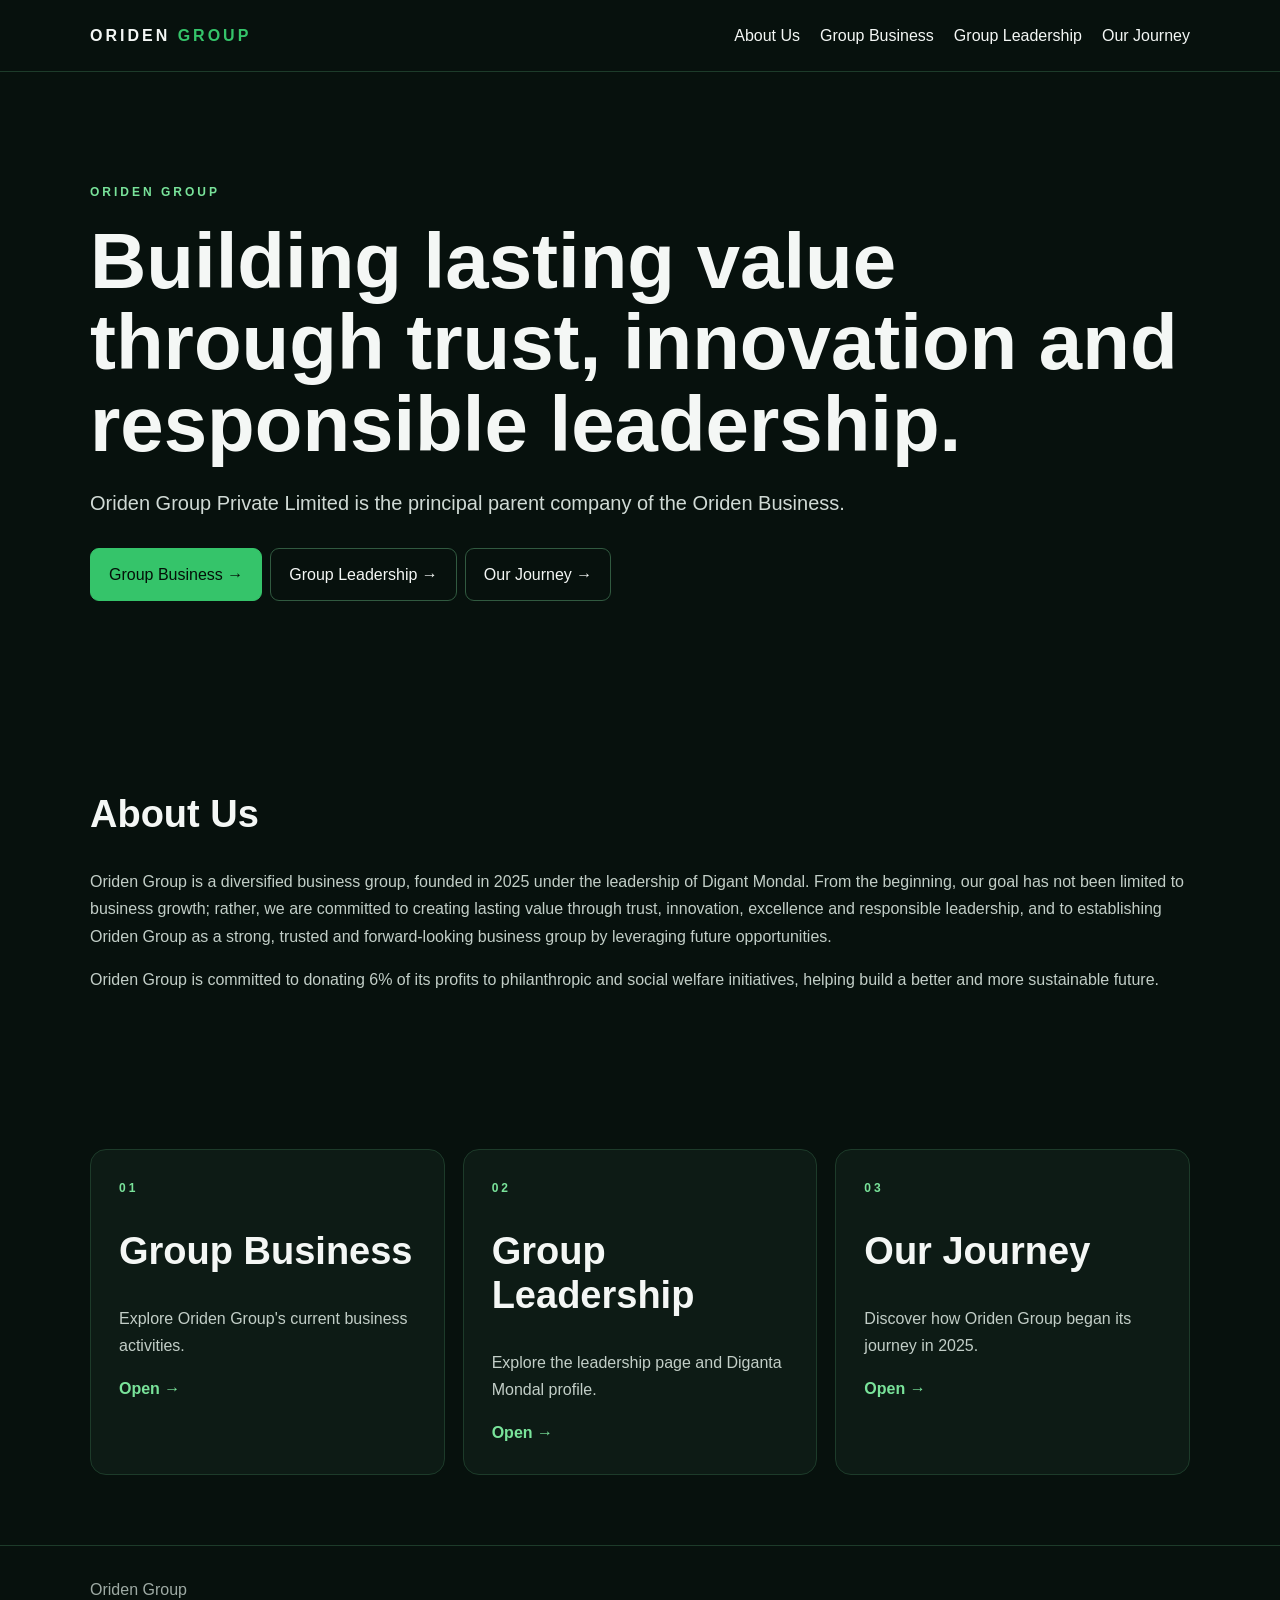
<file: index.html>
<!doctype html><html><head><meta charset="utf-8"><meta name="viewport" content="width=device-width,initial-scale=1"><title>Oriden Group | About Us</title><link rel="stylesheet" href="style.css"></head><body><header><div class="wrap nav"><a class="logo" href="index.html">ORIDEN <span>GROUP</span></a><nav><a href="index.html">About Us</a><a href="business.html">Group Business</a><a href="leadership.html">Group Leadership</a><a href="journey.html">Our Journey</a></nav></div></header><main><section class="hero"><div class="wrap"><div class="eyebrow">Oriden Group</div><h1>Building lasting value through trust, innovation and responsible leadership.</h1><p class="lead">Oriden Group Private Limited is the principal parent company of the Oriden Business.</p><a class="btn primary" href="business.html">Group Business →</a><a class="btn" href="leadership.html">Group Leadership →</a><a class="btn" href="journey.html">Our Journey →</a></div></section><section class="section"><div class="wrap content"><h2>About Us</h2><p>Oriden Group is a diversified business group, founded in 2025 under the leadership of Digant Mondal. From the beginning, our goal has not been limited to business growth; rather, we are committed to creating lasting value through trust, innovation, excellence and responsible leadership, and to establishing Oriden Group as a strong, trusted and forward-looking business group by leveraging future opportunities.</p><p>Oriden Group is committed to donating 6% of its profits to philanthropic and social welfare initiatives, helping build a better and more sustainable future.</p></div></section><section class="section"><div class="wrap"><div class="grid"><a class="card" href="business.html"><div class="eyebrow">01</div><h2>Group Business</h2><p>Explore Oriden Group's current business activities.</p><div class="arrow">Open →</div></a><a class="card" href="leadership.html"><div class="eyebrow">02</div><h2>Group Leadership</h2><p>Explore the leadership page and Diganta Mondal profile.</p><div class="arrow">Open →</div></a><a class="card" href="journey.html"><div class="eyebrow">03</div><h2>Our Journey</h2><p>Discover how Oriden Group began its journey in 2025.</p><div class="arrow">Open →</div></a></div></div></section></main><footer><div class="wrap">Oriden Group</div></footer></body></html>
</file>
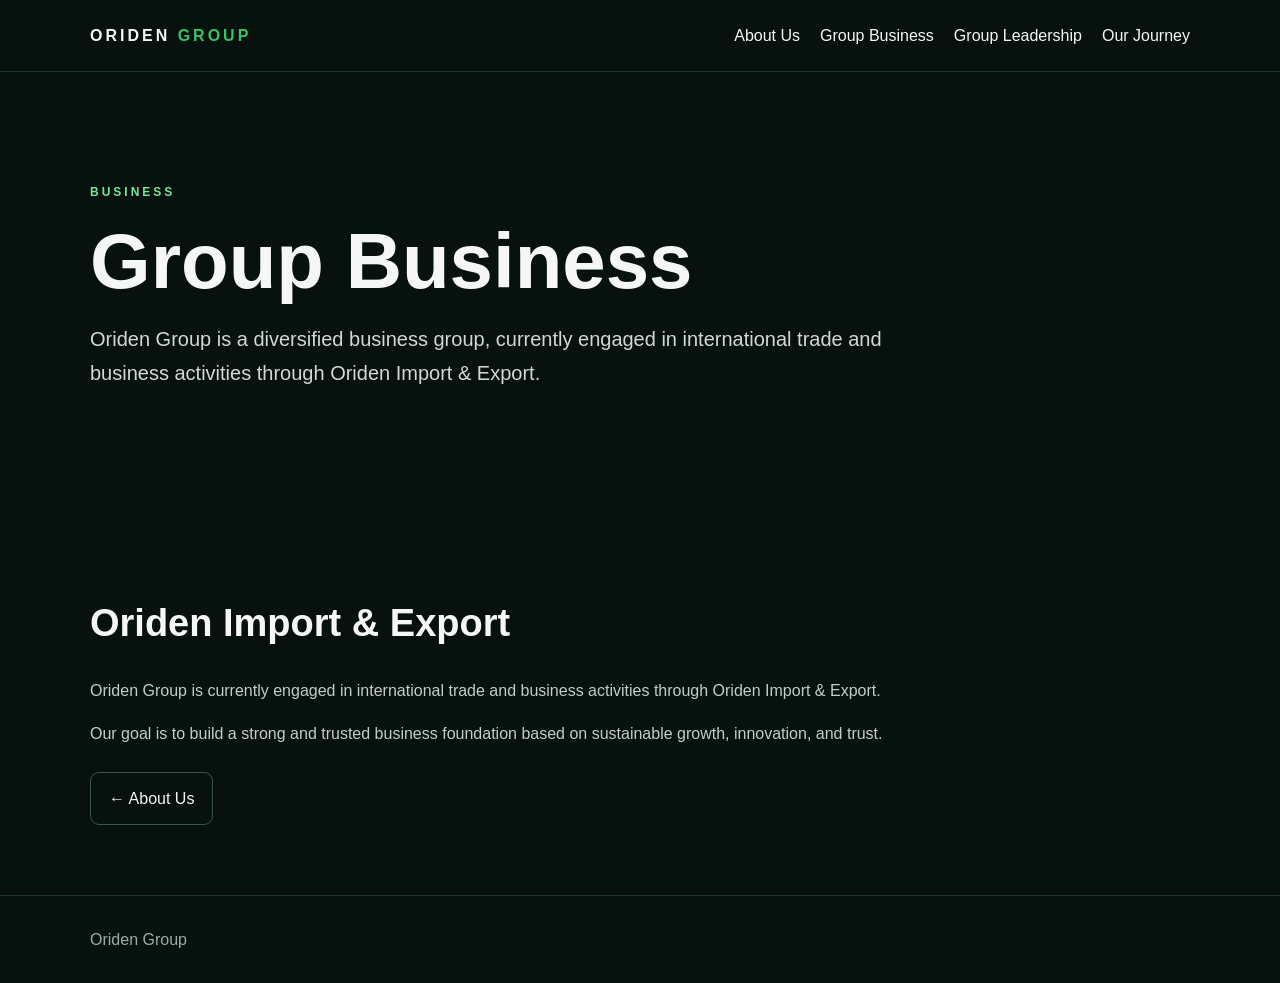
<file: business - Copy.html>
<!doctype html><html><head><meta charset="utf-8"><meta name="viewport" content="width=device-width,initial-scale=1"><title>Oriden Group | Group Business</title><link rel="stylesheet" href="style.css"></head><body><header><div class="wrap nav"><a class="logo" href="index.html">ORIDEN <span>GROUP</span></a><nav><a href="index.html">About Us</a><a href="business.html">Group Business</a><a href="leadership.html">Group Leadership</a><a href="journey.html">Our Journey</a></nav></div></header><main><section class="hero"><div class="wrap"><div class="eyebrow">Business</div><h1>Group Business</h1><p class="lead">Oriden Group is a diversified business group, currently engaged in international trade and business activities through Oriden Import &amp; Export.</p></div></section><section class="section"><div class="wrap content"><h2>Oriden Import &amp; Export</h2><p>Oriden Group is currently engaged in international trade and business activities through Oriden Import &amp; Export.</p><p>Our goal is to build a strong and trusted business foundation based on sustainable growth, innovation, and trust.</p><a class="btn" href="index.html">← About Us</a></div></section></main><footer><div class="wrap">Oriden Group</div></footer></body></html>
</file>
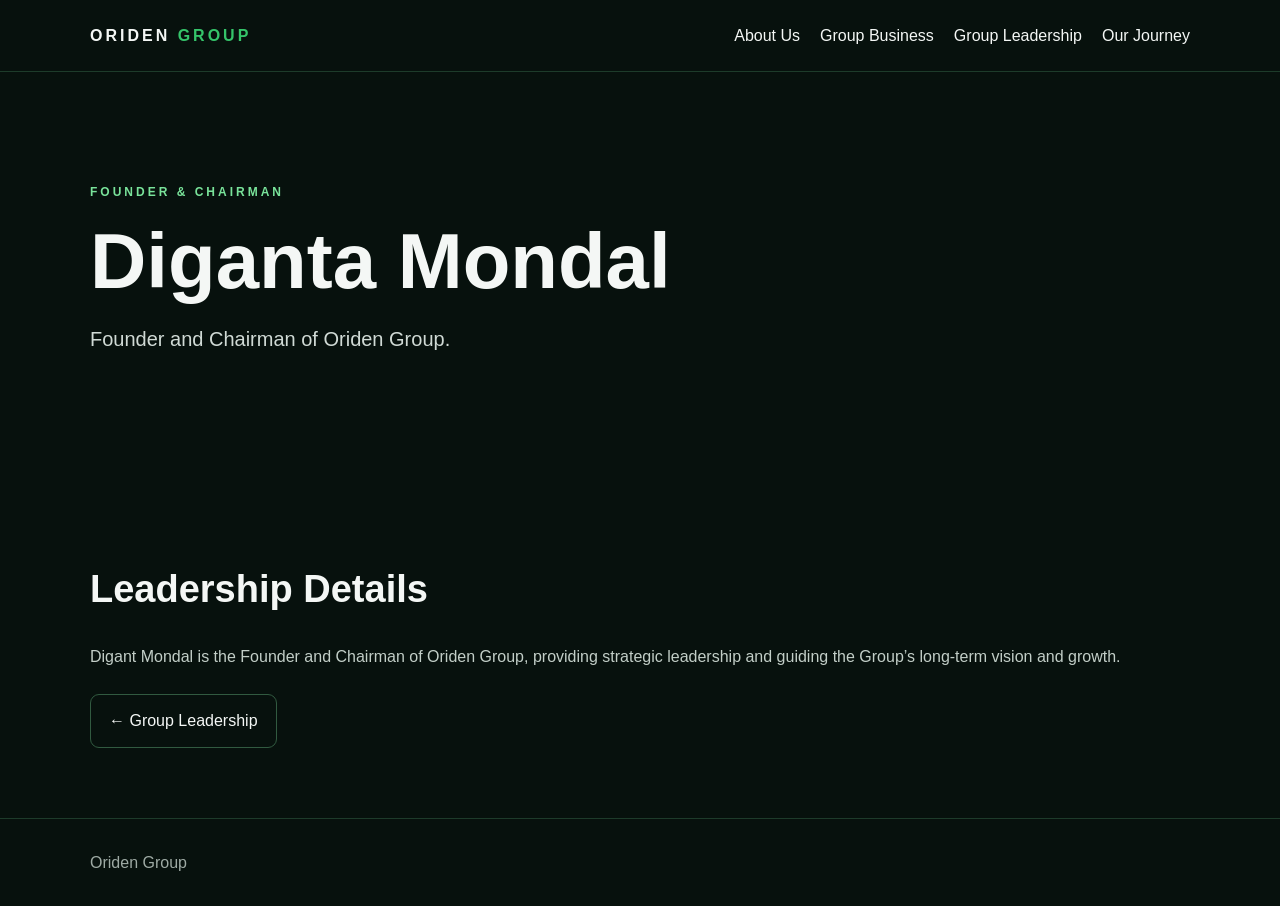
<file: diganta-mondal - Copy.html>
<!doctype html><html><head><meta charset="utf-8"><meta name="viewport" content="width=device-width,initial-scale=1"><title>Diganta Mondal | Oriden Group</title><link rel="stylesheet" href="style.css"></head><body><header><div class="wrap nav"><a class="logo" href="index.html">ORIDEN <span>GROUP</span></a><nav><a href="index.html">About Us</a><a href="business.html">Group Business</a><a href="leadership.html">Group Leadership</a><a href="journey.html">Our Journey</a></nav></div></header><main><section class="hero"><div class="wrap"><div class="eyebrow">Founder &amp; Chairman</div><h1>Diganta Mondal</h1><p class="lead">Founder and Chairman of Oriden Group.</p></div></section><section class="section"><div class="wrap content"><h2>Leadership Details</h2><p>Digant Mondal is the Founder and Chairman of Oriden Group, providing strategic leadership and guiding the Group’s long-term vision and growth.</p><a class="btn" href="leadership.html">← Group Leadership</a></div></section></main><footer><div class="wrap">Oriden Group</div></footer></body></html>
</file>
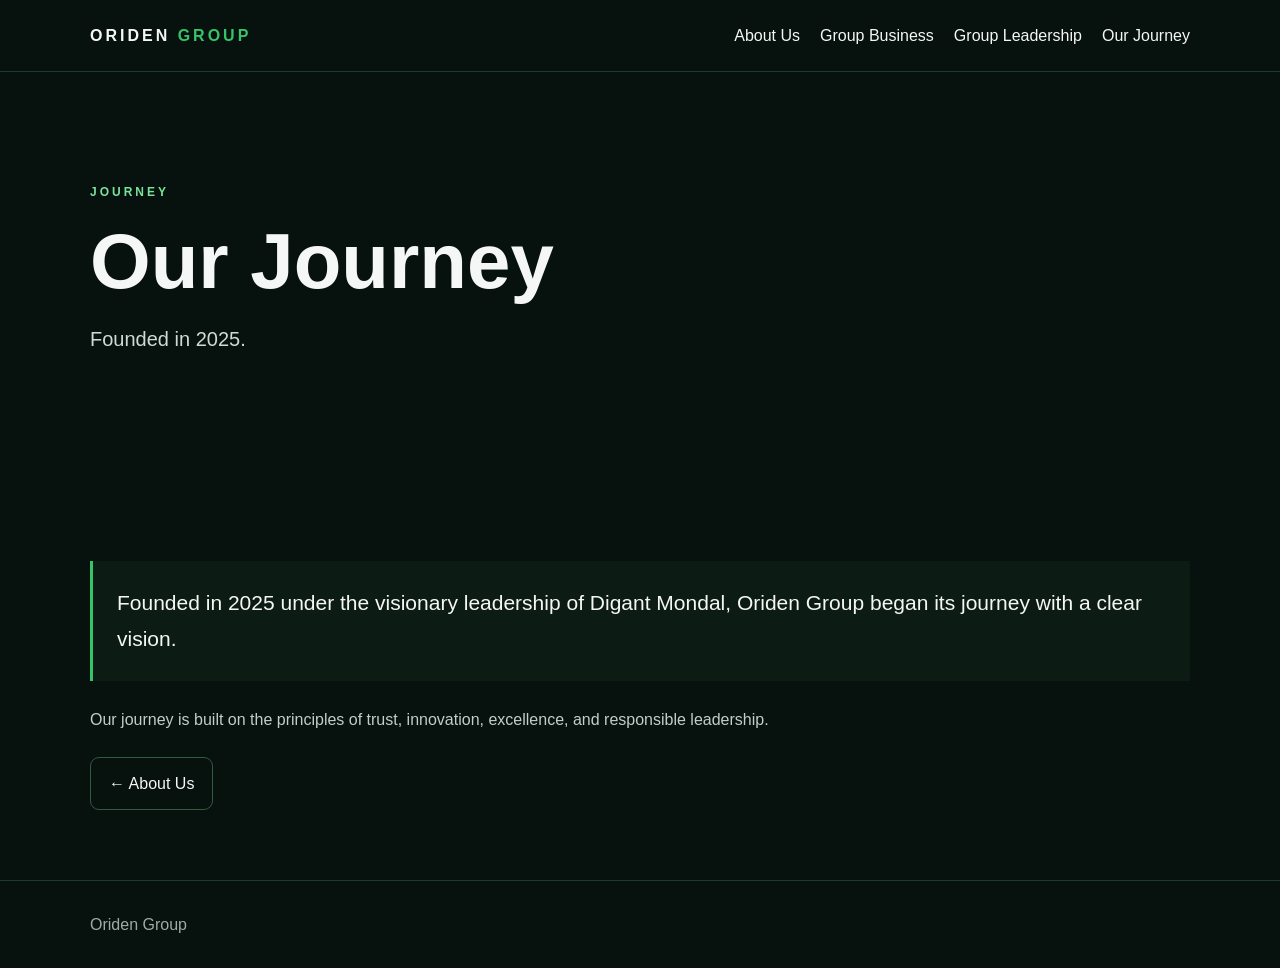
<file: journey - Copy.html>
<!doctype html><html><head><meta charset="utf-8"><meta name="viewport" content="width=device-width,initial-scale=1"><title>Oriden Group | Our Journey</title><link rel="stylesheet" href="style.css"></head><body><header><div class="wrap nav"><a class="logo" href="index.html">ORIDEN <span>GROUP</span></a><nav><a href="index.html">About Us</a><a href="business.html">Group Business</a><a href="leadership.html">Group Leadership</a><a href="journey.html">Our Journey</a></nav></div></header><main><section class="hero"><div class="wrap"><div class="eyebrow">Journey</div><h1>Our Journey</h1><p class="lead">Founded in 2025.</p></div></section><section class="section"><div class="wrap content"><div class="quote">Founded in 2025 under the visionary leadership of Digant Mondal, Oriden Group began its journey with a clear vision.</div><p>Our journey is built on the principles of trust, innovation, excellence, and responsible leadership.</p><a class="btn" href="index.html">← About Us</a></div></section></main><footer><div class="wrap">Oriden Group</div></footer></body></html>
</file>
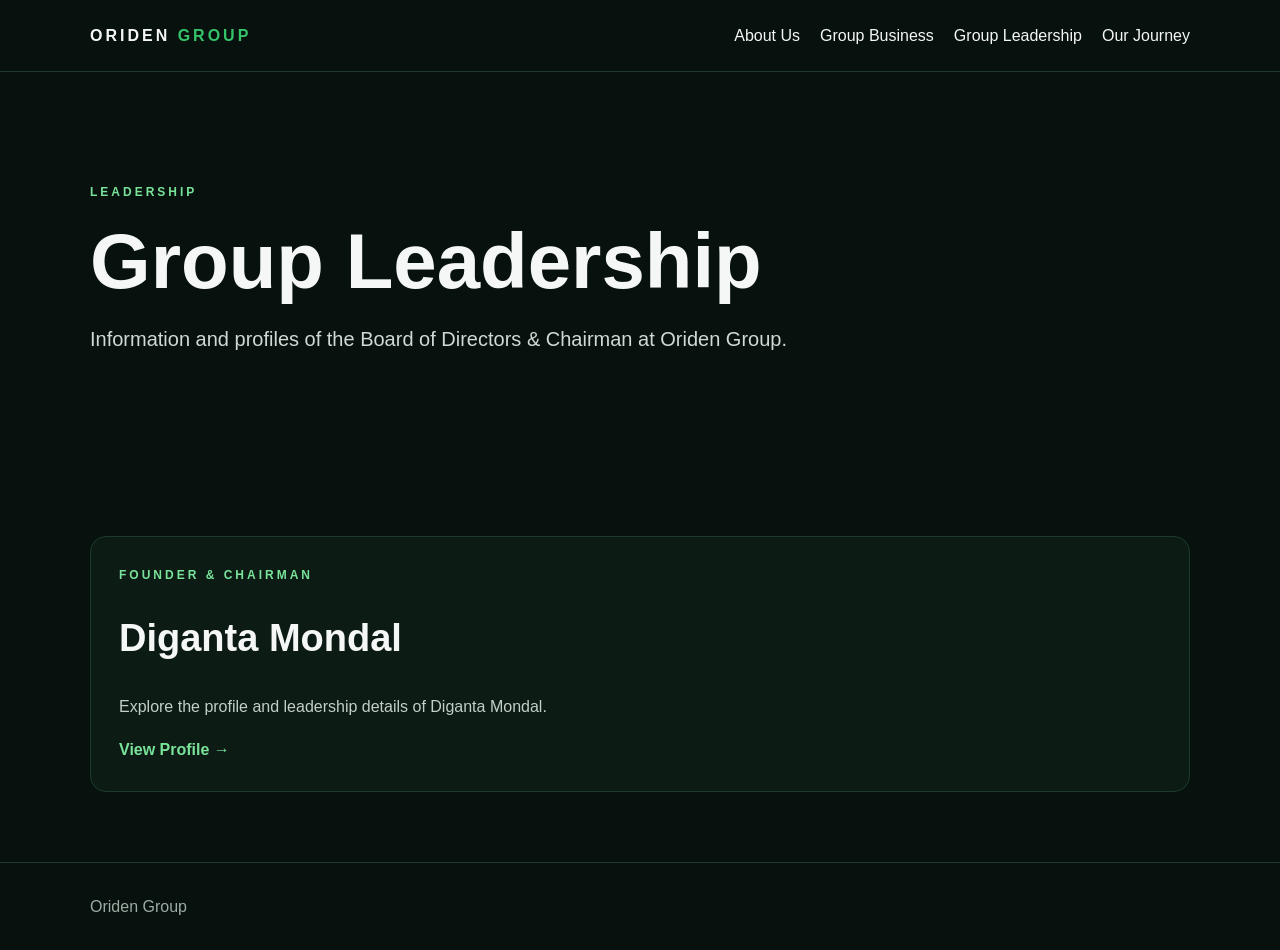
<file: leadership - Copy.html>
<!doctype html><html><head><meta charset="utf-8"><meta name="viewport" content="width=device-width,initial-scale=1"><title>Oriden Group | Group Leadership</title><link rel="stylesheet" href="style.css"></head><body><header><div class="wrap nav"><a class="logo" href="index.html">ORIDEN <span>GROUP</span></a><nav><a href="index.html">About Us</a><a href="business.html">Group Business</a><a href="leadership.html">Group Leadership</a><a href="journey.html">Our Journey</a></nav></div></header><main><section class="hero"><div class="wrap"><div class="eyebrow">Leadership</div><h1>Group Leadership</h1><p class="lead">Information and profiles of the Board of Directors &amp; Chairman at Oriden Group.</p></div></section><section class="section"><div class="wrap"><a class="card" href="diganta-mondal.html"><div class="eyebrow">Founder &amp; Chairman</div><h2>Diganta Mondal</h2><p>Explore the profile and leadership details of Diganta Mondal.</p><div class="arrow">View Profile →</div></a></div></section></main><footer><div class="wrap">Oriden Group</div></footer></body></html>
</file>
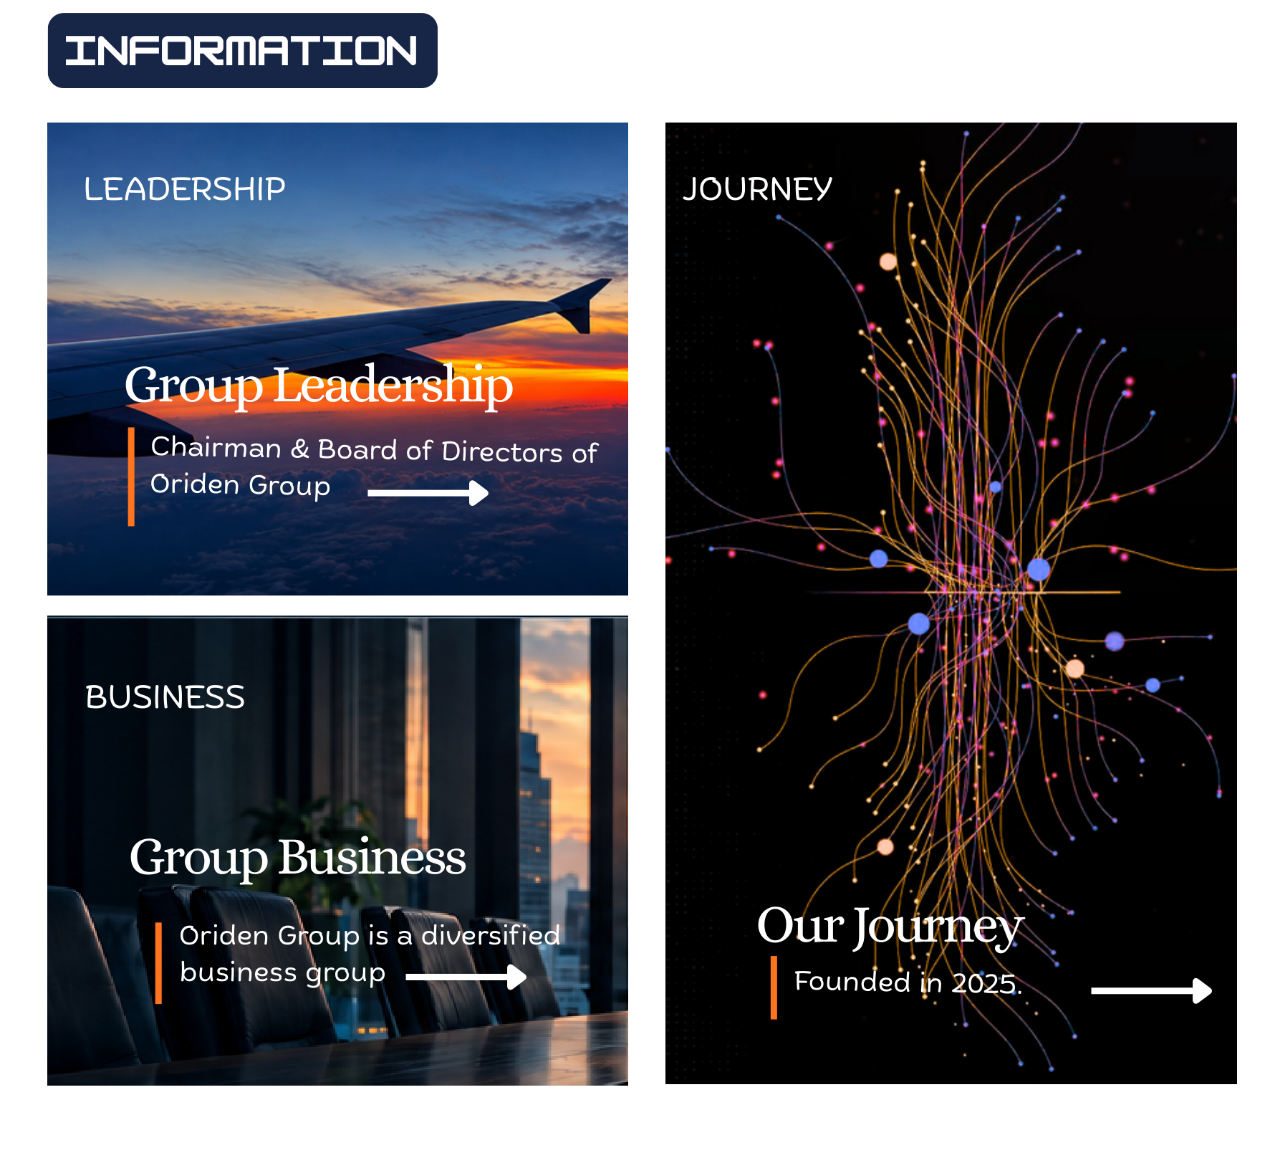
<file: page-3 - Copy.html>
<!doctype html>
<html lang="en">
<head>
<meta charset="utf-8">
<meta name="viewport" content="width=device-width,initial-scale=1">
<title>Information - Oriden Group</title>
<style>
html,body{margin:0;padding:0;background:#fff}
.page{position:relative;width:100%;margin:0;padding:0;line-height:0}
.page img{display:block;width:100%;height:auto;border:0}
.hotspot{position:absolute;display:block;z-index:10;text-decoration:none}
</style>
</head>
<body>
<section class="page">
<img src="page-3.png" alt="Oriden Group Information">
<a class="hotspot" href="page-6.html" style="left:51.5%;top:68.0%;width:44.0%;height:12.0%" aria-label="Our Journey"></a>
</section>
</body>
</html>
</file>
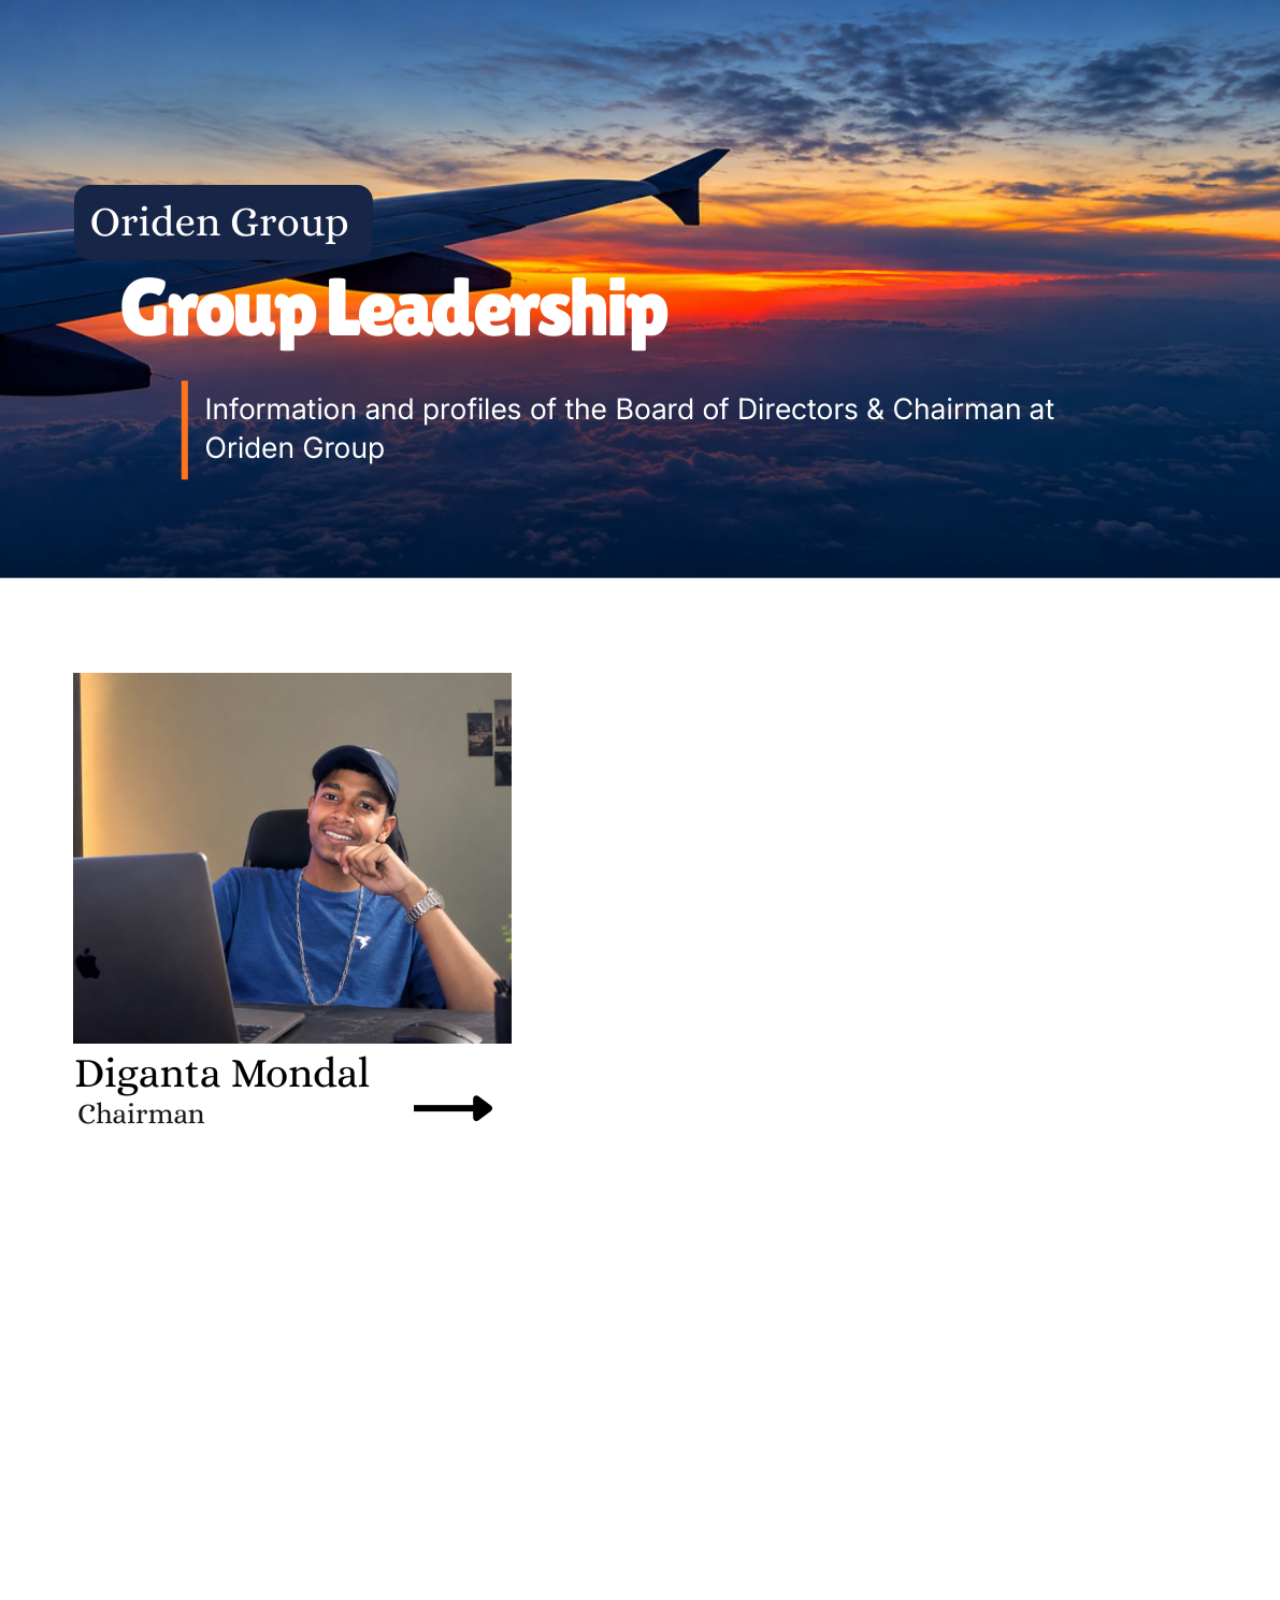
<file: page-4 - Copy.html>
<!doctype html>
<html lang="en">
<head>
<meta charset="utf-8">
<meta name="viewport" content="width=device-width,initial-scale=1">
<title>Group Leadership - Oriden Group</title>
<style>
html,body{margin:0;padding:0;background:#fff}
.page{position:relative;width:100%;margin:0;padding:0;line-height:0}
.page img{display:block;width:100%;height:auto;border:0}
.hotspot{position:absolute;display:block;z-index:10;text-decoration:none}
</style>
</head>
<body>
<section class="page">
<img src="page-4.png" alt="Group Leadership - Diganta Mondal">
<a class="hotspot" href="page-7.html"
   style="left:29.0%;top:58.5%;width:14.0%;height:7.0%"
   aria-label="Diganta Mondal profile"></a>
</section>
</body>
</html>
</file>
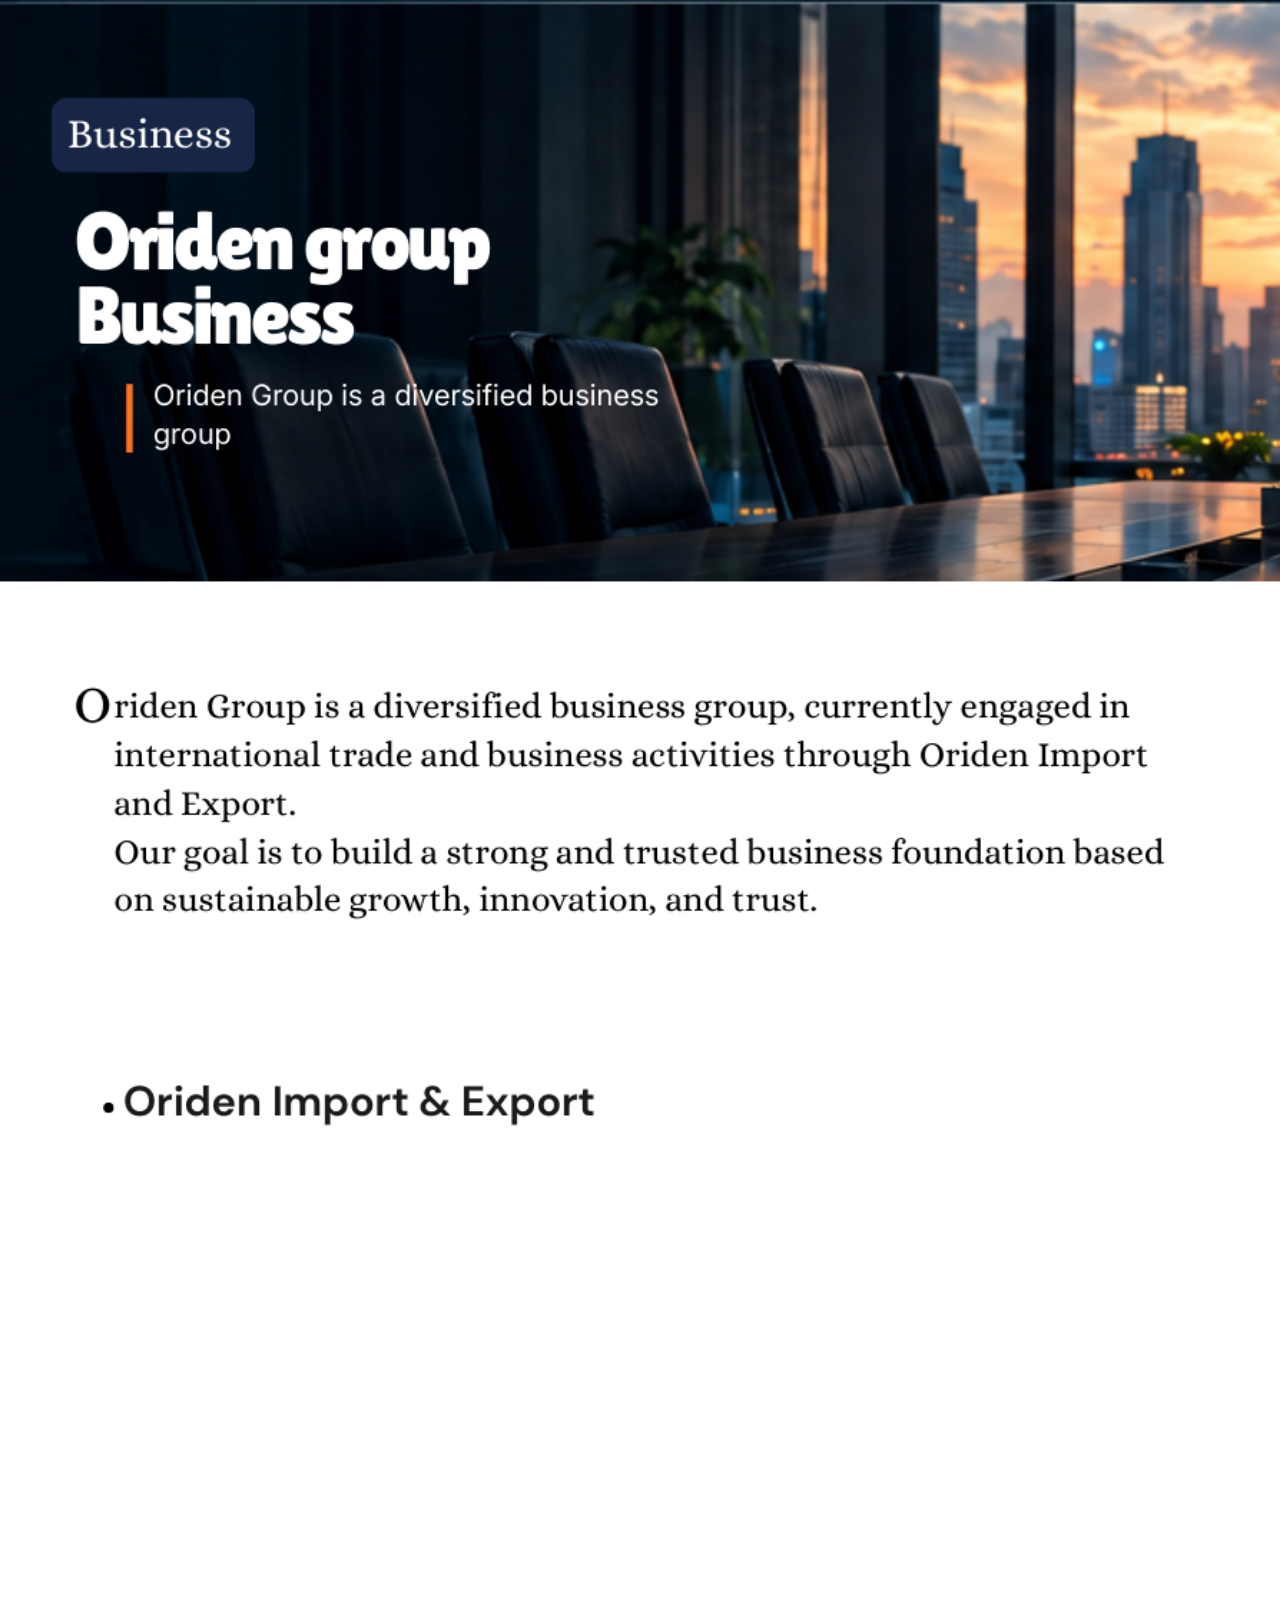
<file: page-5 - Copy.html>
<!doctype html>
<html lang="en">
<head>
<meta charset="utf-8">
<meta name="viewport" content="width=device-width,initial-scale=1">
<title>Business - Oriden Group</title>
<style>
html,body{margin:0;padding:0;background:#fff}
.page{width:100%;margin:0;padding:0;line-height:0}
.page img{display:block;width:100%;height:auto;border:0}
</style>
</head>
<body>
<section class="page">
<img src="page-5.png" alt="Business - Oriden Group">
</section>
</body>
</html>
</file>
<file: style.css>
body{margin:0;background:#07110d;color:#f4f7f5;font-family:Arial,sans-serif;line-height:1.7}a{color:inherit;text-decoration:none}.wrap{width:min(1100px,92%);margin:auto}header{padding:22px 0;border-bottom:1px solid #1d3b2a;background:#07110d;position:sticky;top:0}.nav{display:flex;justify-content:space-between;align-items:center;gap:20px}.logo{font-weight:800;letter-spacing:3px}.logo span{color:#35c46a}nav{display:flex;gap:20px;flex-wrap:wrap}nav a:hover{color:#79e39a}.hero{padding:110px 0 90px}.eyebrow{color:#79e39a;text-transform:uppercase;letter-spacing:3px;font-size:12px;font-weight:bold}h1{font-size:clamp(42px,7vw,78px);line-height:1.05;margin:18px 0}h2{font-size:38px;line-height:1.15}.lead{font-size:20px;color:#d0dad5;max-width:800px}.section{padding:70px 0}.grid{display:grid;grid-template-columns:repeat(3,1fr);gap:18px}.card{display:block;padding:28px;border:1px solid #1d3b2a;border-radius:16px;background:#0d1b15}.card:hover{border-color:#35c46a;transform:translateY(-3px)}.card p,.content p{color:#c2cec7}.arrow{color:#79e39a;margin-top:16px;font-weight:bold}.btn{display:inline-block;padding:12px 18px;border:1px solid #315a40;border-radius:9px;margin:8px 8px 0 0}.primary{background:#35c46a;color:#041008;border-color:#35c46a}.quote{padding:24px;border-left:3px solid #35c46a;background:#0d1b15;font-size:21px;margin:25px 0}footer{border-top:1px solid #1d3b2a;padding:30px 0;color:#9eaaa4}@media(max-width:800px){.grid{grid-template-columns:1fr}.nav{align-items:flex-start;flex-direction:column}}
</file>
